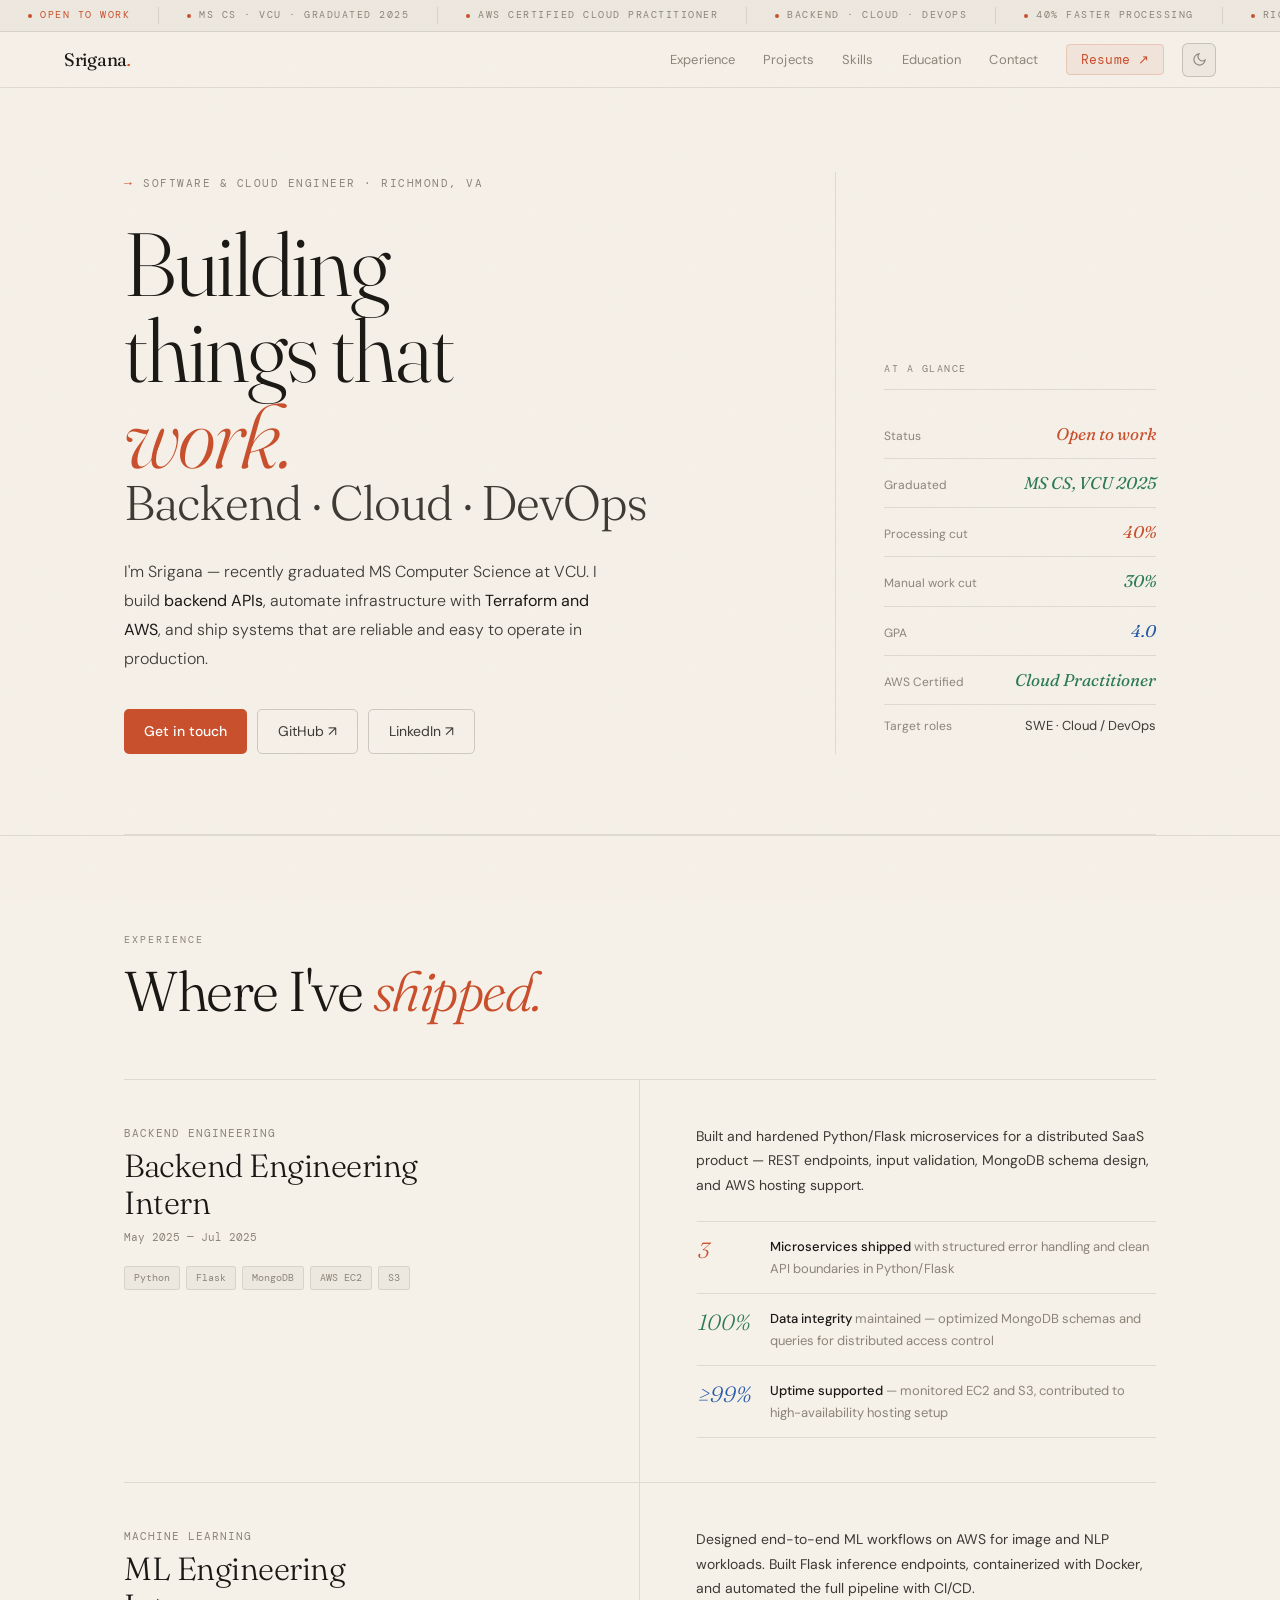
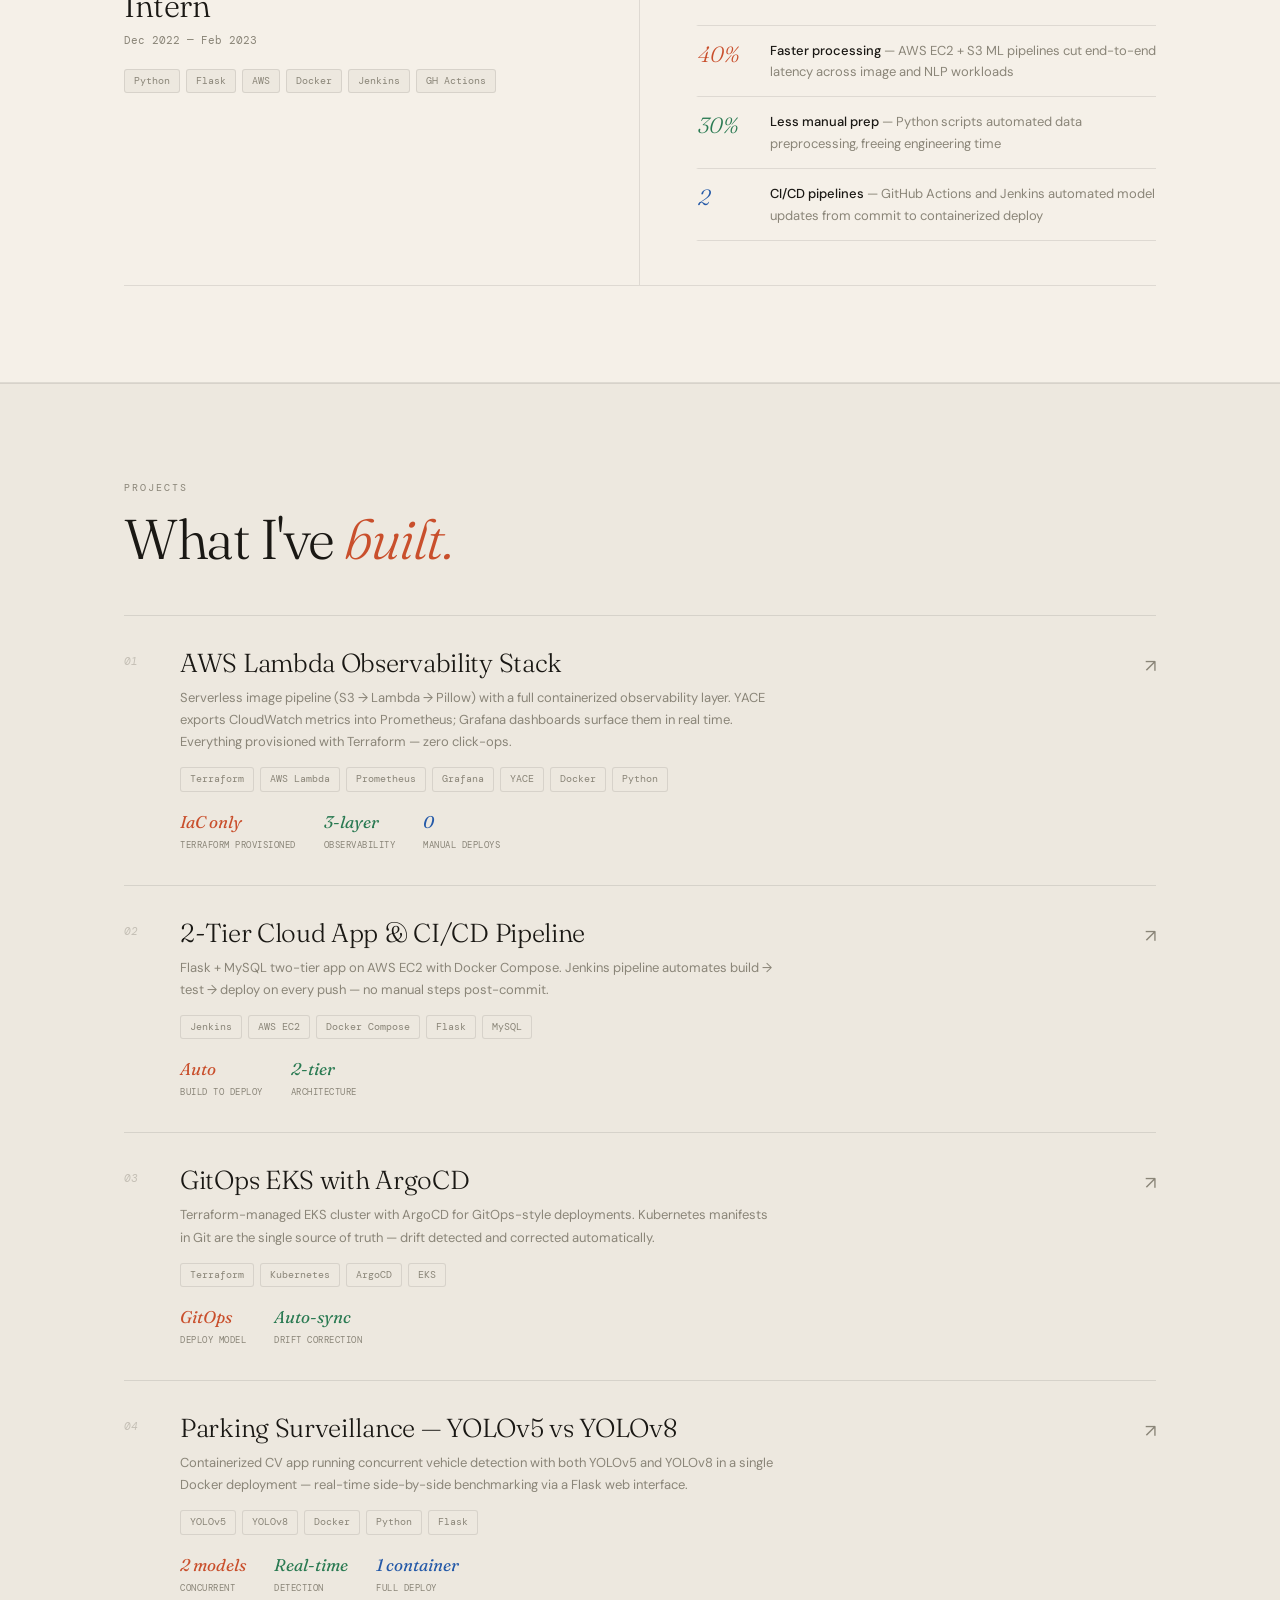
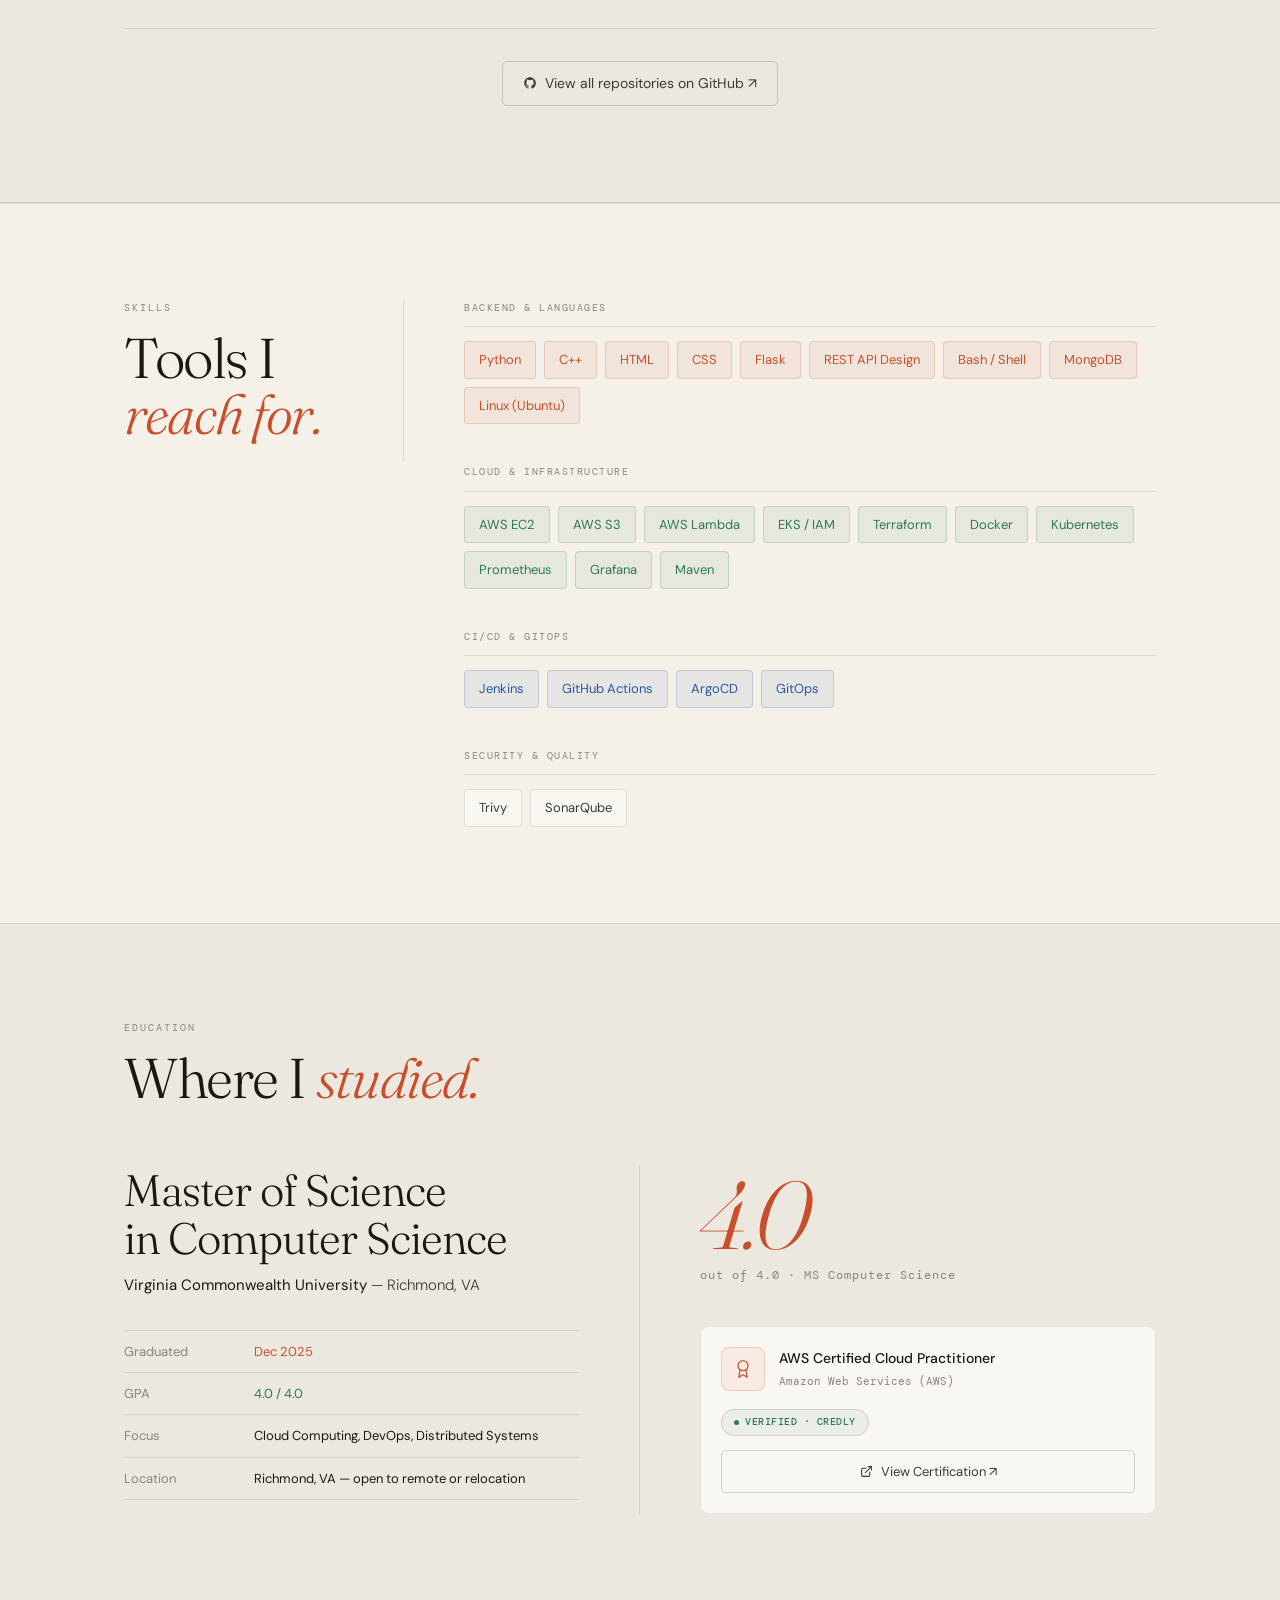
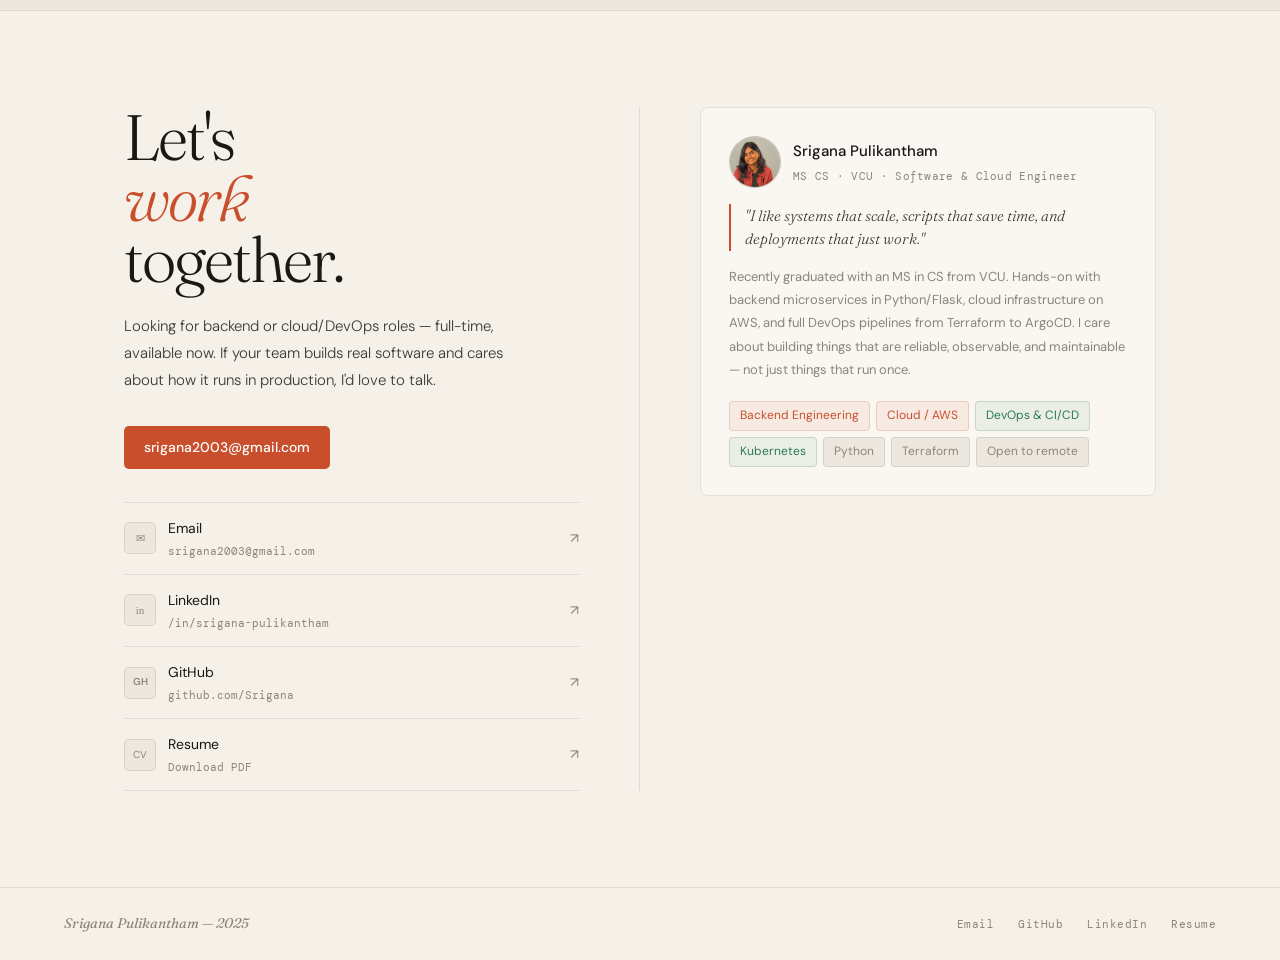
<file: index.html>
<!DOCTYPE html>
<html lang="en" data-theme="light">
<head>
<meta charset="UTF-8">
<meta name="viewport" content="width=device-width, initial-scale=1.0">
<title>Srigana Pulikantham — Software & Cloud Engineer</title>
<link rel="preconnect" href="https://fonts.googleapis.com">
<link href="https://fonts.googleapis.com/css2?family=Fraunces:ital,opsz,wght@0,9..144,300;0,9..144,400;0,9..144,600;1,9..144,300;1,9..144,400&family=DM+Mono:ital,wght@0,300;0,400;0,500;1,300&family=DM+Sans:wght@300;400;500&display=swap" rel="stylesheet">
<style>
*,*::before,*::after{box-sizing:border-box;margin:0;padding:0}
html{scroll-behavior:smooth}

/* ── TOKENS ── */
[data-theme="light"]{
  --bg:       #f5f0e8;
  --bg2:      #ede8df;
  --surface:  #faf7f2;
  --ink:      #1a1814;
  --ink2:     #3d3a34;
  --muted:    #8a8578;
  --faint:    #c4bfb5;
  --accent:   #c94f2c;
  --accent2:  #e8673d;
  --accentbg: rgba(201,79,44,0.07);
  --accentbd: rgba(201,79,44,0.2);
  --green:    #2a7a52;
  --greenbg:  rgba(42,122,82,0.07);
  --greenbd:  rgba(42,122,82,0.2);
  --blue:     #2459a8;
  --bluebg:   rgba(36,89,168,0.07);
  --bluebd:   rgba(36,89,168,0.2);
  --border:   rgba(26,24,20,0.1);
  --border2:  rgba(26,24,20,0.18);
  --shadow:   0 2px 20px rgba(26,24,20,0.08);
  --nav-bg:   rgba(245,240,232,0.9);
}
[data-theme="dark"]{
  --bg:       #141210;
  --bg2:      #1c1a17;
  --surface:  #1f1d1a;
  --ink:      #f0ebe2;
  --ink2:     #c8c2b8;
  --muted:    #7a7570;
  --faint:    #3a3730;
  --accent:   #e8673d;
  --accent2:  #f07a52;
  --accentbg: rgba(232,103,61,0.1);
  --accentbd: rgba(232,103,61,0.25);
  --green:    #3da06e;
  --greenbg:  rgba(61,160,110,0.1);
  --greenbd:  rgba(61,160,110,0.25);
  --blue:     #5b8fd4;
  --bluebg:   rgba(91,143,212,0.1);
  --bluebd:   rgba(91,143,212,0.25);
  --border:   rgba(240,235,226,0.09);
  --border2:  rgba(240,235,226,0.16);
  --shadow:   0 2px 20px rgba(0,0,0,0.4);
  --nav-bg:   rgba(20,18,16,0.9);
}

body{
  background:var(--bg);
  color:var(--ink);
  font-family:'DM Sans',sans-serif;
  font-size:16px;line-height:1.65;
  overflow-x:hidden;
  transition:background 0.35s,color 0.35s;
}

/* grain */
body::after{
  content:'';position:fixed;inset:0;z-index:9999;
  pointer-events:none;opacity:0.025;
  background-image:url("data:image/svg+xml,%3Csvg viewBox='0 0 512 512' xmlns='http://www.w3.org/2000/svg'%3E%3Cfilter id='n'%3E%3CfeTurbulence type='fractalNoise' baseFrequency='0.75' numOctaves='4' stitchTiles='stitch'/%3E%3C/filter%3E%3Crect width='100%25' height='100%25' filter='url(%23n)'/%3E%3C/svg%3E");
  background-size:200px;
}

/* ── NAV ── */
nav{
  position:fixed;top:32px;left:0;right:0;z-index:100;
  height:56px;display:flex;align-items:center;justify-content:space-between;
  padding:0 clamp(20px,5vw,80px);
  background:var(--nav-bg);
  backdrop-filter:blur(16px);
  border-bottom:1px solid var(--border);
  transition:background 0.35s,border-color 0.35s;
}
.nav-logo{
  font-family:'Fraunces',Georgia,serif;
  font-size:18px;font-weight:400;
  color:var(--ink);text-decoration:none;
  letter-spacing:-0.3px;
  transition:color 0.2s;
}
.nav-logo em{font-style:italic;color:var(--accent);}
.nav-logo:hover{color:var(--accent);}

.nav-r{display:flex;align-items:center;gap:6px;}
.nav-links{display:flex;align-items:center;gap:28px;list-style:none;margin-right:12px;}
.nav-links a{
  font-size:13px;font-weight:400;color:var(--muted);
  text-decoration:none;letter-spacing:0.1px;transition:color 0.2s;
}
.nav-links a:hover{color:var(--ink);}
.nav-cv{
  font-family:'DM Mono',monospace;font-size:11px;font-weight:500;
  color:var(--accent) !important;letter-spacing:0.5px;
  border:1px solid var(--accentbd);padding:6px 14px;border-radius:4px;
  background:var(--accentbg);transition:background 0.2s !important;
}
.nav-cv:hover{background:rgba(201,79,44,0.13) !important;}
[data-theme="dark"] .nav-cv:hover{background:rgba(232,103,61,0.15) !important;}

.theme-btn{
  width:34px;height:34px;border-radius:6px;cursor:pointer;
  background:var(--bg2);border:1px solid var(--border2);
  display:flex;align-items:center;justify-content:center;
  transition:background 0.2s;
}
.theme-btn:hover{background:var(--faint);}
.theme-btn svg{width:15px;height:15px;stroke:var(--muted);}
.icon-moon,.icon-sun{transition:opacity 0.2s;}
.icon-moon{display:block;}
.icon-sun{display:none;}
[data-theme="dark"] .icon-moon{display:none;}
[data-theme="dark"] .icon-sun{display:block;}

.ham{
  display:none;width:34px;height:34px;border-radius:6px;cursor:pointer;
  background:var(--bg2);border:1px solid var(--border2);
  align-items:center;justify-content:center;flex-direction:column;gap:4px;
}
.ham span{display:block;width:14px;height:1.5px;background:var(--muted);border-radius:2px;}
.mob-menu{
  display:none;position:fixed;top:88px;left:0;right:0;z-index:99;
  background:var(--nav-bg);backdrop-filter:blur(16px);
  border-bottom:1px solid var(--border);
  padding:8px clamp(20px,5vw,80px) 16px;
  flex-direction:column;
}
.mob-menu.open{display:flex;}
.mob-menu a{font-size:15px;color:var(--muted);text-decoration:none;padding:10px 0;border-bottom:1px solid var(--border);transition:color 0.2s;}
.mob-menu a:last-child{border-bottom:none;}
.mob-menu a:hover{color:var(--ink);}

/* ── PAGE ── */
.wrap{max-width:1160px;margin:0 auto;padding:0 clamp(20px,5vw,80px);}
section{position:relative;}
.rule{border:none;border-top:1px solid var(--border);margin:0;}

/* ── BUTTONS ── */
.btn{
  display:inline-flex;align-items:center;gap:8px;
  font-family:'DM Sans',sans-serif;font-size:14px;font-weight:400;
  padding:10px 20px;border-radius:5px;text-decoration:none;
  cursor:pointer;border:none;transition:all 0.18s;
}
.btn-solid{background:var(--accent);color:#fff;font-weight:500;}
.btn-solid:hover{background:var(--accent2);transform:translateY(-1px);}
.btn-line{background:transparent;color:var(--ink2);border:1px solid var(--border2);}
.btn-line:hover{border-color:var(--accent);color:var(--accent);background:var(--accentbg);}

/* ── HERO ── */
#hero{
  padding:140px 0 80px;
  display:grid;grid-template-columns:1fr 320px;
  gap:0;align-items:end;
  border-bottom:1px solid var(--border);
}
.hero-l{padding-right:80px;border-right:1px solid var(--border);}
.hero-tag{
  font-family:'DM Mono',monospace;font-size:11px;font-weight:400;
  letter-spacing:1.5px;text-transform:uppercase;color:var(--muted);
  margin-bottom:28px;display:flex;align-items:center;gap:10px;
}
.hero-tag::before{content:'→';color:var(--accent);font-size:13px;}
h1{
  font-family:'Fraunces',Georgia,serif;
  font-size:clamp(52px,7vw,92px);
  font-weight:300;line-height:0.96;
  letter-spacing:-2px;margin-bottom:32px;
}
h1 em{font-style:italic;color:var(--accent);font-weight:300;}
h1 .small-line{font-size:clamp(28px,3.8vw,50px);display:block;letter-spacing:-1px;color:var(--ink2);}

.hero-desc{
  font-size:16px;font-weight:300;color:var(--ink2);
  line-height:1.8;max-width:480px;margin-bottom:36px;
}
.hero-desc strong{color:var(--ink);font-weight:400;}
.hero-btns{display:flex;gap:10px;flex-wrap:wrap;}

/* hero right */
.hero-r{padding-left:48px;padding-bottom:8px;}
.hero-r-label{
  font-family:'DM Mono',monospace;font-size:10px;
  letter-spacing:1.5px;text-transform:uppercase;
  color:var(--muted);margin-bottom:20px;padding-bottom:12px;
  border-bottom:1px solid var(--border);
}
.kv-row{
  display:flex;align-items:baseline;
  justify-content:space-between;gap:12px;
  padding:10px 0;border-bottom:1px solid var(--border);
}
.kv-row:last-child{border-bottom:none;}
.kv-key{font-size:12px;color:var(--muted);white-space:nowrap;}
.kv-val{
  font-family:'Fraunces',Georgia,serif;
  font-size:17px;font-style:italic;
  text-align:right;
}
.kv-val.a{color:var(--accent);}
.kv-val.g{color:var(--green);}
.kv-val.b{color:var(--blue);}
.kv-val.sm{font-size:13px;font-style:normal;font-family:'DM Sans',sans-serif;color:var(--ink2);}

/* ── EXPERIENCE ── */
#experience{padding:96px 0;}
.sec-label{
  font-family:'DM Mono',monospace;font-size:10px;
  letter-spacing:2px;text-transform:uppercase;color:var(--muted);
  margin-bottom:14px;
}
.sec-h{
  font-family:'Fraunces',Georgia,serif;
  font-size:clamp(36px,4.5vw,56px);
  font-weight:300;letter-spacing:-1.5px;line-height:1;
  margin-bottom:60px;
}
.sec-h em{font-style:italic;color:var(--accent);}

.exp-row{
  display:grid;grid-template-columns:1fr 1fr;
  gap:0;border-top:1px solid var(--border);
}
.exp-row:last-of-type{border-bottom:1px solid var(--border);}
.exp-l{
  padding:44px 56px 44px 0;
  border-right:1px solid var(--border);
}
.exp-r{padding:44px 0 44px 56px;}

.exp-co{
  font-family:'DM Mono',monospace;font-size:11px;
  letter-spacing:1px;text-transform:uppercase;
  color:var(--muted);margin-bottom:6px;
}
.exp-title{
  font-family:'Fraunces',Georgia,serif;
  font-size:clamp(22px,2.8vw,32px);
  font-weight:300;letter-spacing:-0.5px;line-height:1.15;
  margin-bottom:6px;
}
.exp-period{
  font-family:'DM Mono',monospace;font-size:11px;
  color:var(--muted);margin-bottom:20px;
}
.exp-stack{display:flex;flex-wrap:wrap;gap:6px;}
.tag-mono{
  font-family:'DM Mono',monospace;font-size:10px;
  padding:3px 9px;border-radius:3px;
  background:var(--bg2);border:1px solid var(--border);color:var(--muted);
  transition:background 0.3s;
}

.exp-summary{font-size:14px;color:var(--ink2);line-height:1.75;margin-bottom:24px;}
.exp-wins{display:flex;flex-direction:column;gap:0;}
.win-row{
  display:grid;grid-template-columns:72px 1fr;
  gap:0;padding:14px 0;border-top:1px solid var(--border);
  align-items:start;
}
.win-row:last-child{border-bottom:1px solid var(--border);}
.win-fig{
  font-family:'Fraunces',Georgia,serif;
  font-size:22px;font-style:italic;font-weight:300;
  line-height:1.2;padding-top:1px;
}
.win-fig.a{color:var(--accent);}
.win-fig.g{color:var(--green);}
.win-fig.b{color:var(--blue);}
.win-txt{font-size:13px;color:var(--muted);line-height:1.65;}
.win-txt strong{color:var(--ink);font-weight:500;}

.gap-note{
  display:flex;align-items:center;gap:14px;
  padding:14px 0;border-top:1px solid var(--border);
}
.gap-line{flex:1;height:1px;background:var(--faint);}
.gap-text{
  font-family:'DM Mono',monospace;font-size:11px;
  color:var(--muted);font-style:italic;white-space:nowrap;
}

/* ── PROJECTS ── */
#projects{
  padding:96px 0;
  background:var(--bg2);
  border-top:1px solid var(--border);
  border-bottom:1px solid var(--border);
  transition:background 0.35s;
}
.proj-header{
  display:flex;align-items:flex-end;justify-content:space-between;
  margin-bottom:48px;flex-wrap:wrap;gap:16px;
}
.proj-list{display:flex;flex-direction:column;gap:0;}

.proj-item{
  display:grid;grid-template-columns:56px 1fr auto;
  gap:0;align-items:start;
  padding:32px 0;
  border-top:1px solid var(--border);
  text-decoration:none;color:inherit;
  transition:background 0.15s;
  position:relative;
}
.proj-item:last-of-type{border-bottom:1px solid var(--border);}
.proj-item:hover .proj-title-txt{color:var(--accent);}
.proj-item:hover .proj-arrow{transform:translate(4px,-4px);color:var(--accent);}

.proj-idx{
  font-family:'DM Mono',monospace;font-size:11px;
  color:var(--faint);padding-top:4px;font-style:italic;
}
.proj-mid{padding:0 40px 0 0;}
.proj-title-txt{
  font-family:'Fraunces',Georgia,serif;
  font-size:clamp(18px,2.2vw,26px);
  font-weight:300;letter-spacing:-0.3px;
  margin-bottom:8px;line-height:1.2;
  transition:color 0.2s;
}
.proj-desc-txt{font-size:13px;color:var(--muted);line-height:1.7;margin-bottom:14px;max-width:600px;}
.proj-tags{display:flex;flex-wrap:wrap;gap:6px;margin-bottom:16px;}
.proj-nums-row{display:flex;gap:28px;}
.pstat-val{
  font-family:'Fraunces',Georgia,serif;
  font-size:17px;font-style:italic;display:block;
}
.pstat-val.a{color:var(--accent);}
.pstat-val.g{color:var(--green);}
.pstat-val.b{color:var(--blue);}
.pstat-key{font-family:'DM Mono',monospace;font-size:9px;color:var(--muted);letter-spacing:0.5px;text-transform:uppercase;margin-top:2px;display:block;}
.proj-arrow{font-size:18px;color:var(--muted);padding-top:4px;transition:transform 0.2s,color 0.2s;flex-shrink:0;}

.view-all-row{margin-top:32px;text-align:center;}

/* ── SKILLS ── */
#skills{padding:96px 0;}
.skills-layout{
  display:grid;grid-template-columns:280px 1fr;
  gap:0;align-items:start;
}
.skills-l{
  padding-right:60px;
  border-right:1px solid var(--border);
  position:sticky;top:80px;
}
.skills-intro{
  font-family:'Fraunces',Georgia,serif;
  font-size:22px;font-weight:300;font-style:italic;
  line-height:1.4;color:var(--ink2);margin-bottom:20px;
}
.skills-note{font-size:13px;color:var(--muted);line-height:1.7;}
.skills-r{padding-left:60px;}
.sg2{margin-bottom:40px;}
.sg2:last-child{margin-bottom:0;}
.sg2-lbl{
  font-family:'DM Mono',monospace;font-size:10px;
  letter-spacing:1.5px;text-transform:uppercase;color:var(--muted);
  margin-bottom:14px;padding-bottom:10px;
  border-bottom:1px solid var(--border);
}
.sk-tags{display:flex;flex-wrap:wrap;gap:8px;}
.sk-pill{
  font-size:13px;font-weight:400;
  padding:7px 14px;border-radius:4px;
  background:var(--surface);border:1px solid var(--border);
  color:var(--ink2);
  transition:border-color 0.2s,color 0.2s,background 0.35s;
  cursor:default;
}
.sk-pill:hover{border-color:var(--border2);color:var(--ink);}
.sk-pill.a{background:var(--accentbg);border-color:var(--accentbd);color:var(--accent);}
.sk-pill.g{background:var(--greenbg);border-color:var(--greenbd);color:var(--green);}
.sk-pill.b{background:var(--bluebg);border-color:var(--bluebd);color:var(--blue);}

/* ── EDUCATION ── */
#education{
  padding:96px 0;
  background:var(--bg2);
  border-top:1px solid var(--border);
  transition:background 0.35s;
}
.edu-layout{display:grid;grid-template-columns:1fr 1fr;gap:0;}
.edu-l{padding-right:60px;border-right:1px solid var(--border);}
.edu-r{padding-left:60px;}
.edu-degree-name{
  font-family:'Fraunces',Georgia,serif;
  font-size:clamp(28px,3.5vw,44px);
  font-weight:300;letter-spacing:-1px;line-height:1.1;margin-bottom:10px;
}
.edu-uni{font-size:15px;color:var(--ink2);font-weight:300;margin-bottom:32px;}
.edu-uni strong{color:var(--ink);font-weight:400;}
.edu-table{display:flex;flex-direction:column;}
.edu-tr{display:grid;grid-template-columns:130px 1fr;padding:10px 0;border-top:1px solid var(--border);font-size:13px;}
.edu-tr:last-child{border-bottom:1px solid var(--border);}
.edu-td-k{color:var(--muted);}
.edu-td-v{color:var(--ink);}
.edu-td-v .hi{color:var(--green);}
.edu-td-v .ac{color:var(--accent);}

/* gpa big */
.gpa-block{margin-bottom:40px;}
.gpa-num{
  font-family:'Fraunces',Georgia,serif;
  font-size:96px;font-weight:300;font-style:italic;
  line-height:1;color:var(--accent);margin-bottom:4px;letter-spacing:-4px;
}
.gpa-denom{font-family:'DM Mono',monospace;font-size:12px;color:var(--muted);letter-spacing:1px;}

/* cert */
.cert-block{
  background:var(--surface);border:1px solid var(--border);
  border-radius:8px;padding:20px;
  transition:background 0.35s,border-color 0.35s;
}
.cert-top{display:flex;align-items:center;gap:14px;margin-bottom:16px;}
.cert-badge-ico{
  width:44px;height:44px;border-radius:8px;flex-shrink:0;
  background:var(--accentbg);border:1px solid var(--accentbd);
  display:flex;align-items:center;justify-content:center;
  color:var(--accent);
}
.cert-name2{font-size:14px;font-weight:500;color:var(--ink);margin-bottom:2px;}
.cert-by{font-family:'DM Mono',monospace;font-size:11px;color:var(--muted);}
.cert-pill{
  display:inline-flex;align-items:center;gap:6px;
  font-family:'DM Mono',monospace;font-size:10px;font-weight:500;
  padding:4px 12px;border-radius:20px;margin-bottom:14px;
  background:var(--greenbg);border:1px solid var(--greenbd);color:var(--green);
  letter-spacing:0.5px;text-transform:uppercase;
}
.cert-pill-dot{width:5px;height:5px;border-radius:50%;background:var(--green);}

/* ── CONTACT ── */
#contact{padding:96px 0;}
.contact-layout{display:grid;grid-template-columns:1fr 1fr;gap:0;}
.contact-l{padding-right:60px;border-right:1px solid var(--border);}
.contact-r{padding-left:60px;}
.contact-headline{
  font-family:'Fraunces',Georgia,serif;
  font-size:clamp(36px,5vw,66px);
  font-weight:300;letter-spacing:-2px;line-height:0.95;
  margin-bottom:24px;
}
.contact-headline em{font-style:italic;color:var(--accent);}
.contact-sub{font-size:15px;color:var(--ink2);font-weight:300;line-height:1.8;margin-bottom:32px;max-width:380px;}
.cl-list{display:flex;flex-direction:column;}
.cl2{
  display:flex;align-items:center;justify-content:space-between;
  padding:14px 0;border-bottom:1px solid var(--border);
  text-decoration:none;color:inherit;
  transition:padding-left 0.18s;
}
.cl2:first-child{border-top:1px solid var(--border);}
.cl2:hover{padding-left:8px;}
.cl2-l{display:flex;align-items:center;gap:12px;}
.cl2-ico{
  width:32px;height:32px;border-radius:5px;
  background:var(--bg2);border:1px solid var(--border);
  display:flex;align-items:center;justify-content:center;
  font-size:11px;color:var(--muted);flex-shrink:0;
  transition:background 0.35s;
}
.cl2-name{font-size:14px;color:var(--ink);}
.cl2-val{font-family:'DM Mono',monospace;font-size:11px;color:var(--muted);margin-top:2px;}
.cl2-arr{font-size:14px;color:var(--muted);transition:color 0.18s,transform 0.18s;}
.cl2:hover .cl2-arr{color:var(--accent);transform:translate(3px,-3px);}

/* about card */
.about-card{
  background:var(--surface);border:1px solid var(--border);
  border-radius:8px;padding:28px;
  transition:background 0.35s,border-color 0.35s;
}
.about-person2{display:flex;align-items:center;gap:12px;margin-bottom:16px;}
.about-av{
  width:52px;height:52px;border-radius:50%;
  background:var(--bg2);border:1px solid var(--border2);
  display:flex;align-items:center;justify-content:center;
  overflow:hidden;color:var(--muted);flex-shrink:0;
  transition:background 0.35s;
}
.about-av img{width:100%;height:100%;object-fit:cover;}
.about-pname{font-size:15px;font-weight:500;color:var(--ink);}
.about-prole{font-family:'DM Mono',monospace;font-size:11px;color:var(--muted);margin-top:3px;letter-spacing:0.3px;}
.about-q{
  font-family:'Fraunces',Georgia,serif;font-size:15px;font-style:italic;
  font-weight:300;color:var(--ink2);margin-bottom:14px;line-height:1.55;
  border-left:2px solid var(--accent);padding-left:14px;
}
.about-body2{font-size:13px;color:var(--muted);line-height:1.8;margin-bottom:20px;}
.about-tgs{display:flex;flex-wrap:wrap;gap:6px;}
.about-tg{
  font-size:12px;padding:4px 10px;border-radius:4px;
  background:var(--bg2);border:1px solid var(--border);color:var(--muted);
  transition:background 0.35s;
}
.about-tg.a{background:var(--accentbg);border-color:var(--accentbd);color:var(--accent);}
.about-tg.g{background:var(--greenbg);border-color:var(--greenbd);color:var(--green);}

/* ── FOOTER ── */
footer{
  border-top:1px solid var(--border);
  padding:24px clamp(20px,5vw,80px);
  display:flex;align-items:center;justify-content:space-between;
}
.foot-l{font-family:'Fraunces',Georgia,serif;font-size:14px;font-style:italic;color:var(--muted);}
.foot-links{display:flex;gap:24px;}
.foot-links a{font-family:'DM Mono',monospace;font-size:11px;letter-spacing:0.5px;color:var(--muted);text-decoration:none;transition:color 0.2s;}
.foot-links a:hover{color:var(--ink);}

/* ── REVEAL ── */
@keyframes fadeUp{from{opacity:0;transform:translateY(20px)}to{opacity:1;transform:none}}
.rv{animation:fadeUp 0.65s ease both;}
.rv.d1{animation-delay:0.08s}
.rv.d2{animation-delay:0.16s}
.rv.d3{animation-delay:0.24s}

/* ── CUSTOM CURSOR ── */
*{cursor:none !important;}
#cur{
  position:fixed;top:-100px;left:-100px;
  pointer-events:none;z-index:99999;
  width:26px;height:26px;
  opacity:0;
  transition:opacity 0.3s;
}
#cur svg{width:26px;height:26px;display:block;}
#cur-dot{
  position:fixed;top:-100px;left:-100px;
  width:7px;height:7px;border-radius:50%;
  background:var(--accent);
  pointer-events:none;z-index:99998;
  opacity:0;
  transition:opacity 0.3s;
}

/* ── SCROLL PROGRESS ── */
#progress{
  position:fixed;top:0;left:0;height:2px;z-index:300;
  background:var(--accent);width:0%;
  transition:width 0.1s linear;
}

/* ── TICKER ── */
.ticker-wrap{
  overflow:hidden;
  border-bottom:1px solid var(--border);
  background:var(--bg2);
  height:32px;display:flex;align-items:center;
  transition:background 0.35s;
}
.ticker-track{
  display:flex;align-items:center;gap:0;
  white-space:nowrap;
  animation:tick 28s linear infinite;
  width:max-content;
}
.ticker-wrap:hover .ticker-track{animation-play-state:paused;}
@keyframes tick{from{transform:translateX(0)}to{transform:translateX(-50%)}}
.tick-item{
  display:inline-flex;align-items:center;gap:8px;
  font-family:'DM Mono',monospace;font-size:10px;font-weight:400;
  color:var(--muted);letter-spacing:1.5px;text-transform:uppercase;
  padding:0 28px;border-right:1px solid var(--border);
}
.tick-dot{width:4px;height:4px;border-radius:50%;background:var(--accent);flex-shrink:0;}
.tick-item.hi{color:var(--accent);}

/* ── WIN-ROW hover slide ── */
.win-row{
  transition:padding-left 0.2s,border-color 0.2s;
  border-left:2px solid transparent;
  padding-left:0;
}
.win-row:hover{padding-left:10px;border-left-color:var(--accent);}

/* ── PROJ-ITEM stagger ── */
.proj-item{
  transition:padding-left 0.2s,background 0.15s;
}
.proj-item:hover .proj-title-txt{color:var(--accent);}

/* ── SKILL PILL lift ── */
.sk-pill{transition:transform 0.15s,border-color 0.2s,color 0.2s,background 0.35s;}
.sk-pill:hover{transform:translateY(-3px);}

/* ── COUNTER cells ── */
.kv-val[data-count]{
  transition:color 0.2s;
  display:inline-block;
}

/* ── SECTION HEADING draw-in ── */
/* sec-h uses fadeUp animation from .rv */

/* ── MAGNETIC BTN ── */
.btn-solid{will-change:transform;}

/* ── RESPONSIVE ── */
@media(max-width:900px){
  #hero{grid-template-columns:1fr;padding:96px 0 60px;}
  .hero-l{padding-right:0;border-right:none;border-bottom:1px solid var(--border);padding-bottom:40px;margin-bottom:32px;}
  .hero-r{padding-left:0;}
  .exp-row{grid-template-columns:1fr;}
  .exp-l{padding-right:0;border-right:none;padding-bottom:0;}
  .exp-r{padding-left:0;padding-top:24px;}
  .proj-item{grid-template-columns:40px 1fr auto;}
  .skills-layout{grid-template-columns:1fr;}
  .skills-l{padding-right:0;border-right:none;border-bottom:1px solid var(--border);padding-bottom:32px;margin-bottom:40px;position:static;}
  .skills-r{padding-left:0;}
  .edu-layout{grid-template-columns:1fr;}
  .edu-l{padding-right:0;border-right:none;border-bottom:1px solid var(--border);padding-bottom:40px;margin-bottom:40px;}
  .edu-r{padding-left:0;}
  .contact-layout{grid-template-columns:1fr;}
  .contact-l{padding-right:0;border-right:none;border-bottom:1px solid var(--border);padding-bottom:40px;margin-bottom:40px;}
  .contact-r{padding-left:0;}
  .nav-links{display:none;}
  .ham{display:flex;}
  footer{flex-direction:column;gap:12px;text-align:center;}
}
</style>
</head>
<body>

<!-- CURSOR: tailless arrow -->
<div id="cur">
  <svg viewBox="0 0 20 26" fill="none" xmlns="http://www.w3.org/2000/svg">
    <!--
      Arrow tip sits at (0,0).
      Shape: tip → bottom-right → notch → bottom-left → back to tip.
      No tail — just the clean arrowhead.
    -->
    <path
      d="M1 1 L17 10 L10.5 11.5 L7.5 19 Z"
      fill="var(--accent)"
      stroke="var(--surface)"
      stroke-width="1.5"
      stroke-linejoin="round"
      stroke-linecap="round"
    />
  </svg>
</div>
<div id="cur-dot"></div>
<!-- SCROLL PROGRESS -->
<div id="progress"></div>

<!-- TICKER -->
<div class="ticker-wrap">
  <div class="ticker-track">
    <span class="tick-item hi"><span class="tick-dot"></span>Open to Work</span>
    <span class="tick-item"><span class="tick-dot"></span>MS CS · VCU · Graduated 2025</span>
    <span class="tick-item"><span class="tick-dot"></span>AWS Certified Cloud Practitioner</span>
    <span class="tick-item"><span class="tick-dot"></span>Backend · Cloud · DevOps</span>
    <span class="tick-item"><span class="tick-dot"></span>40% faster processing</span>
    <span class="tick-item"><span class="tick-dot"></span>Richmond VA · Open to Remote</span>
    <span class="tick-item"><span class="tick-dot"></span>4.0 GPA</span>
    <!-- duplicate for seamless loop -->
    <span class="tick-item hi"><span class="tick-dot"></span>Open to Work</span>
    <span class="tick-item"><span class="tick-dot"></span>MS CS · VCU · Graduated 2025</span>
    <span class="tick-item"><span class="tick-dot"></span>AWS Certified Cloud Practitioner</span>
    <span class="tick-item"><span class="tick-dot"></span>Backend · Cloud · DevOps</span>
    <span class="tick-item"><span class="tick-dot"></span>40% faster processing</span>
    <span class="tick-item"><span class="tick-dot"></span>Richmond VA · Open to Remote</span>
    <span class="tick-item"><span class="tick-dot"></span>4.0 GPA</span>
  </div>
</div>

<!-- NAV -->
<nav>
  <a class="nav-logo" href="#" onclick="window.scrollTo({top:0,behavior:'smooth'});return false;">
    Srigana<em>.</em>
  </a>
  <div class="nav-r">
    <ul class="nav-links">
      <li><a href="#experience">Experience</a></li>
      <li><a href="#projects">Projects</a></li>
      <li><a href="#skills">Skills</a></li>
      <li><a href="#education">Education</a></li>
      <li><a href="#contact">Contact</a></li>
      <li><a href="https://drive.google.com/file/d/1Ul-3u_U6m_qa4rxIBS6XyAZe58zFj8UB/view?usp=sharing" target="_blank" class="nav-cv">Resume ↗</a></li>
    </ul>
    <button class="theme-btn" id="themeBtn" aria-label="Toggle theme">
      <svg class="icon-moon" viewBox="0 0 24 24" fill="none" stroke="currentColor" stroke-width="1.8" stroke-linecap="round"><path d="M21 12.79A9 9 0 1111.21 3a7 7 0 009.79 9.79z"/></svg>
      <svg class="icon-sun" viewBox="0 0 24 24" fill="none" stroke="currentColor" stroke-width="1.8" stroke-linecap="round"><circle cx="12" cy="12" r="5"/><line x1="12" y1="1" x2="12" y2="3"/><line x1="12" y1="21" x2="12" y2="23"/><line x1="4.22" y1="4.22" x2="5.64" y2="5.64"/><line x1="18.36" y1="18.36" x2="19.78" y2="19.78"/><line x1="1" y1="12" x2="3" y2="12"/><line x1="21" y1="12" x2="23" y2="12"/><line x1="4.22" y1="19.78" x2="5.64" y2="18.36"/><line x1="18.36" y1="5.64" x2="19.78" y2="4.22"/></svg>
    </button>
    <div class="ham" id="hamBtn"><span></span><span></span><span></span></div>
  </div>
</nav>

<div class="mob-menu" id="mobMenu">
  <a href="#experience" onclick="closeMob()">Experience</a>
  <a href="#projects" onclick="closeMob()">Projects</a>
  <a href="#skills" onclick="closeMob()">Skills</a>
  <a href="#education" onclick="closeMob()">Education</a>
  <a href="#contact" onclick="closeMob()">Contact</a>
  <a href="https://drive.google.com/file/d/1Ul-3u_U6m_qa4rxIBS6XyAZe58zFj8UB/view?usp=sharing" target="_blank">Resume ↗</a>
</div>

<!-- ═══ HERO ═══ -->
<div class="wrap">
  <section id="hero">
    <div class="hero-l">
      <div class="hero-tag">Software &amp; Cloud Engineer · Richmond, VA</div>
      <h1>
        Building<br>
        things that<br>
        <em>work.</em>
        <span class="small-line">Backend · Cloud · DevOps</span>
      </h1>
      <p class="hero-desc">
        I'm Srigana — recently graduated MS Computer Science at VCU.
        I build <strong>backend APIs</strong>, automate infrastructure with <strong>Terraform and AWS</strong>,
        and ship systems that are reliable and easy to operate in production.
      </p>
      <div class="hero-btns">
        <a href="mailto:srigana2003@gmail.com" class="btn btn-solid">Get in touch</a>
        <a href="https://github.com/Srigana" target="_blank" class="btn btn-line">GitHub ↗</a>
        <a href="https://www.linkedin.com/in/srigana-pulikantham-790954221/" target="_blank" class="btn btn-line">LinkedIn ↗</a>
      </div>
    </div>
    <div class="hero-r">
      <div class="hero-r-label">At a glance</div>
      <div class="kv-row"><span class="kv-key">Status</span><span class="kv-val a">Open to work</span></div>
      <div class="kv-row"><span class="kv-key">Graduated</span><span class="kv-val g">MS CS, VCU 2025</span></div>
      <div class="kv-row"><span class="kv-key">Processing cut</span><span class="kv-val a" data-count="40" data-suffix="%">40%</span></div>
      <div class="kv-row"><span class="kv-key">Manual work cut</span><span class="kv-val g" data-count="30" data-suffix="%">30%</span></div>
      <div class="kv-row"><span class="kv-key">GPA</span><span class="kv-val b" data-count="4.0" data-suffix="" data-dec="1">4.0 / 4.0</span></div>
      <div class="kv-row"><span class="kv-key">AWS Certified</span><span class="kv-val g">Cloud Practitioner</span></div>
      <div class="kv-row"><span class="kv-key">Target roles</span><span class="kv-val sm">SWE · Cloud / DevOps</span></div>
    </div>
  </section>
</div>

<hr class="rule">

<!-- ═══ EXPERIENCE ═══ -->
<section id="experience">
  <div class="wrap">
    <div class="rv">
      <div class="sec-label">Experience</div>
      <h2 class="sec-h">Where I've <em>shipped.</em></h2>
    </div>

    <div class="exp-row rv">
      <div class="exp-l">
        <div class="exp-co">Backend Engineering</div>
        <h3 class="exp-title">Backend Engineering<br>Intern</h3>
        <div class="exp-period">May 2025 — Jul 2025</div>
        <div class="exp-stack">
          <span class="tag-mono">Python</span><span class="tag-mono">Flask</span>
          <span class="tag-mono">MongoDB</span><span class="tag-mono">AWS EC2</span><span class="tag-mono">S3</span>
        </div>
      </div>
      <div class="exp-r">
        <p class="exp-summary">Built and hardened Python/Flask microservices for a distributed SaaS product — REST endpoints, input validation, MongoDB schema design, and AWS hosting support.</p>
        <div class="exp-wins">
          <div class="win-row">
            <span class="win-fig a">3</span>
            <span class="win-txt"><strong>Microservices shipped</strong> with structured error handling and clean API boundaries in Python/Flask</span>
          </div>
          <div class="win-row">
            <span class="win-fig g">100%</span>
            <span class="win-txt"><strong>Data integrity</strong> maintained — optimized MongoDB schemas and queries for distributed access control</span>
          </div>
          <div class="win-row">
            <span class="win-fig b">≥99%</span>
            <span class="win-txt"><strong>Uptime supported</strong> — monitored EC2 and S3, contributed to high-availability hosting setup</span>
          </div>
        </div>
      </div>
    </div>


    <div class="exp-row rv d1">
      <div class="exp-l">
        <div class="exp-co">Machine Learning</div>
        <h3 class="exp-title">ML Engineering<br>Intern</h3>
        <div class="exp-period">Dec 2022 — Feb 2023</div>
        <div class="exp-stack">
          <span class="tag-mono">Python</span><span class="tag-mono">Flask</span>
          <span class="tag-mono">AWS</span><span class="tag-mono">Docker</span>
          <span class="tag-mono">Jenkins</span><span class="tag-mono">GH Actions</span>
        </div>
      </div>
      <div class="exp-r">
        <p class="exp-summary">Designed end-to-end ML workflows on AWS for image and NLP workloads. Built Flask inference endpoints, containerized with Docker, and automated the full pipeline with CI/CD.</p>
        <div class="exp-wins">
          <div class="win-row">
            <span class="win-fig a">40%</span>
            <span class="win-txt"><strong>Faster processing</strong> — AWS EC2 + S3 ML pipelines cut end-to-end latency across image and NLP workloads</span>
          </div>
          <div class="win-row">
            <span class="win-fig g">30%</span>
            <span class="win-txt"><strong>Less manual prep</strong> — Python scripts automated data preprocessing, freeing engineering time</span>
          </div>
          <div class="win-row">
            <span class="win-fig b">2</span>
            <span class="win-txt"><strong>CI/CD pipelines</strong> — GitHub Actions and Jenkins automated model updates from commit to containerized deploy</span>
          </div>
        </div>
      </div>
    </div>
  </div>
</section>

<hr class="rule">

<!-- ═══ PROJECTS ═══ -->
<section id="projects">
  <div class="wrap">
    <div class="proj-header rv">
      <div>
        <div class="sec-label">Projects</div>
        <h2 class="sec-h" style="margin-bottom:0;">What I've <em>built.</em></h2>
      </div>
    </div>

    <div class="proj-list rv">

      <a href="https://github.com/Srigana/aws-lambda-observability-stack.git" target="_blank" class="proj-item">
        <div class="proj-idx">01</div>
        <div class="proj-mid">
          <div class="proj-title-txt">AWS Lambda Observability Stack</div>
          <div class="proj-desc-txt">Serverless image pipeline (S3 → Lambda → Pillow) with a full containerized observability layer. YACE exports CloudWatch metrics into Prometheus; Grafana dashboards surface them in real time. Everything provisioned with Terraform — zero click-ops.</div>
          <div class="proj-tags">
            <span class="tag-mono">Terraform</span><span class="tag-mono">AWS Lambda</span>
            <span class="tag-mono">Prometheus</span><span class="tag-mono">Grafana</span>
            <span class="tag-mono">YACE</span><span class="tag-mono">Docker</span><span class="tag-mono">Python</span>
          </div>
          <div class="proj-nums-row">
            <div><span class="pstat-val a">IaC only</span><span class="pstat-key">Terraform provisioned</span></div>
            <div><span class="pstat-val g">3-layer</span><span class="pstat-key">Observability</span></div>
            <div><span class="pstat-val b">0</span><span class="pstat-key">Manual deploys</span></div>
          </div>
        </div>
        <div class="proj-arrow">↗</div>
      </a>

      <a href="https://github.com/Srigana/TwoTier-Architecture-Flask-Web-App-Deployment.git" target="_blank" class="proj-item">
        <div class="proj-idx">02</div>
        <div class="proj-mid">
          <div class="proj-title-txt">2-Tier Cloud App & CI/CD Pipeline</div>
          <div class="proj-desc-txt">Flask + MySQL two-tier app on AWS EC2 with Docker Compose. Jenkins pipeline automates build → test → deploy on every push — no manual steps post-commit.</div>
          <div class="proj-tags">
            <span class="tag-mono">Jenkins</span><span class="tag-mono">AWS EC2</span>
            <span class="tag-mono">Docker Compose</span><span class="tag-mono">Flask</span><span class="tag-mono">MySQL</span>
          </div>
          <div class="proj-nums-row">
            <div><span class="pstat-val a">Auto</span><span class="pstat-key">Build to deploy</span></div>
            <div><span class="pstat-val g">2-tier</span><span class="pstat-key">Architecture</span></div>
          </div>
        </div>
        <div class="proj-arrow">↗</div>
      </a>

      <a href="https://github.com/Srigana/gitops-eks-argocd" target="_blank" class="proj-item">
        <div class="proj-idx">03</div>
        <div class="proj-mid">
          <div class="proj-title-txt">GitOps EKS with ArgoCD</div>
          <div class="proj-desc-txt">Terraform-managed EKS cluster with ArgoCD for GitOps-style deployments. Kubernetes manifests in Git are the single source of truth — drift detected and corrected automatically.</div>
          <div class="proj-tags">
            <span class="tag-mono">Terraform</span><span class="tag-mono">Kubernetes</span>
            <span class="tag-mono">ArgoCD</span><span class="tag-mono">EKS</span>
          </div>
          <div class="proj-nums-row">
            <div><span class="pstat-val a">GitOps</span><span class="pstat-key">Deploy model</span></div>
            <div><span class="pstat-val g">Auto-sync</span><span class="pstat-key">Drift correction</span></div>
          </div>
        </div>
        <div class="proj-arrow">↗</div>
      </a>

      <a href="https://github.com/Srigana/vehicle-vision-docker.git" target="_blank" class="proj-item">
        <div class="proj-idx">04</div>
        <div class="proj-mid">
          <div class="proj-title-txt">Parking Surveillance — YOLOv5 vs YOLOv8</div>
          <div class="proj-desc-txt">Containerized CV app running concurrent vehicle detection with both YOLOv5 and YOLOv8 in a single Docker deployment — real-time side-by-side benchmarking via a Flask web interface.</div>
          <div class="proj-tags">
            <span class="tag-mono">YOLOv5</span><span class="tag-mono">YOLOv8</span>
            <span class="tag-mono">Docker</span><span class="tag-mono">Python</span><span class="tag-mono">Flask</span>
          </div>
          <div class="proj-nums-row">
            <div><span class="pstat-val a">2 models</span><span class="pstat-key">Concurrent</span></div>
            <div><span class="pstat-val g">Real-time</span><span class="pstat-key">Detection</span></div>
            <div><span class="pstat-val b">1 container</span><span class="pstat-key">Full deploy</span></div>
          </div>
        </div>
        <div class="proj-arrow">↗</div>
      </a>

    </div>

    <div class="view-all-row rv">
      <a href="https://github.com/Srigana?tab=repositories" target="_blank" class="btn btn-line" style="display:inline-flex;">
        <svg width="14" height="14" fill="currentColor" viewBox="0 0 24 24"><path d="M12 2C6.477 2 2 6.484 2 12.017c0 4.425 2.865 8.18 6.839 9.504.5.092.682-.217.682-.483 0-.237-.008-.868-.013-1.703-2.782.605-3.369-1.343-3.369-1.343-.454-1.158-1.11-1.466-1.11-1.466-.908-.62.069-.608.069-.608 1.003.07 1.531 1.032 1.531 1.032.892 1.53 2.341 1.088 2.91.832.092-.647.35-1.088.636-1.338-2.22-.253-4.555-1.113-4.555-4.951 0-1.093.39-1.988 1.029-2.688-.103-.253-.446-1.272.098-2.65 0 0 .84-.27 2.75 1.026A9.564 9.564 0 0112 6.844c.85.004 1.705.115 2.504.337 1.909-1.296 2.747-1.027 2.747-1.027.546 1.379.202 2.398.1 2.651.64.7 1.028 1.595 1.028 2.688 0 3.848-2.339 4.695-4.566 4.943.359.309.678.92.678 1.855 0 1.338-.012 2.419-.012 2.747 0 .268.18.58.688.482A10.019 10.019 0 0022 12.017C22 6.484 17.522 2 12 2z"/></svg>
        View all repositories on GitHub ↗
      </a>
    </div>
  </div>
</section>

<hr class="rule">

<!-- ═══ SKILLS ═══ -->
<section id="skills">
  <div class="wrap">
    <div class="skills-layout rv">
      <div class="skills-l">
        <div class="sec-label">Skills</div>
        <h2 class="sec-h" style="margin-bottom:20px;">Tools I <em>reach for.</em></h2>
        <!-- <p class="skills-intro">"The right tool for the right problem — I know what I've used in production."</p>
        <p class="skills-note">Grouped by how I actually use them — not ranked, not rated, just honest.</p> -->
      </div>
      <div class="skills-r">
        <div class="sg2">
          <div class="sg2-lbl">Backend & Languages</div>
          <div class="sk-tags">
            <span class="sk-pill a">Python</span>
            <span class="sk-pill a">C++</span>
            <span class="sk-pill a">HTML</span>
            <span class="sk-pill a">CSS</span>
            <span class="sk-pill a">Flask</span>
            <span class="sk-pill a">REST API Design</span>
            <span class="sk-pill a">Bash / Shell</span>
            <span class="sk-pill a">MongoDB</span>
            <span class="sk-pill a">Linux (Ubuntu)</span>
          </div>
        </div>
        <div class="sg2">
          <div class="sg2-lbl">Cloud & Infrastructure</div>
          <div class="sk-tags">
            <span class="sk-pill g">AWS EC2</span>
            <span class="sk-pill g">AWS S3</span>
            <span class="sk-pill g">AWS Lambda</span>
            <span class="sk-pill g">EKS / IAM</span>
            <span class="sk-pill g">Terraform</span>
            <span class="sk-pill g">Docker</span>
            <span class="sk-pill g">Kubernetes</span>
            <span class="sk-pill g">Prometheus</span>
            <span class="sk-pill g">Grafana</span>
            <span class="sk-pill g">Maven</span>
          </div>
        </div>
        <div class="sg2">
          <div class="sg2-lbl">CI/CD & GitOps</div>
          <div class="sk-tags">
            <span class="sk-pill b">Jenkins</span>
            <span class="sk-pill b">GitHub Actions</span>
            <span class="sk-pill b">ArgoCD</span>
            <span class="sk-pill b">GitOps</span>
          </div>
        </div>
        <div class="sg2">
          <div class="sg2-lbl">Security & Quality</div>
          <div class="sk-tags">
            <span class="sk-pill">Trivy</span>
            <span class="sk-pill">SonarQube</span>
          </div>
        </div>
      </div>
    </div>
  </div>
</section>

<!-- ═══ EDUCATION ═══ -->
<section id="education">
  <div class="wrap">
    <div class="rv">
      <div class="sec-label">Education</div>
      <h2 class="sec-h">Where I <em>studied.</em></h2>
    </div>
    <div class="edu-layout rv">
      <div class="edu-l">
        <div class="edu-degree-name">Master of Science<br>in Computer Science</div>
        <div class="edu-uni"><strong>Virginia Commonwealth University</strong> — Richmond, VA</div>
        <div class="edu-table">
          <div class="edu-tr"><span class="edu-td-k">Graduated</span><span class="edu-td-v"><span class="ac">Dec 2025</span></span></div>
          <div class="edu-tr"><span class="edu-td-k">GPA</span><span class="edu-td-v"><span class="hi">4.0 / 4.0</span></span></div>
          <div class="edu-tr"><span class="edu-td-k">Focus</span><span class="edu-td-v">Cloud Computing, DevOps, Distributed Systems</span></div>
          <div class="edu-tr"><span class="edu-td-k">Location</span><span class="edu-td-v">Richmond, VA — open to remote or relocation</span></div>
        </div>
      </div>
      <div class="edu-r">
        <div class="gpa-block">
          <div class="gpa-num">4.0</div>
          <div class="gpa-denom">out of 4.0 · MS Computer Science</div>
        </div>

        <div class="cert-block">
          <div class="cert-top">
            <div class="cert-badge-ico">
              <svg width="20" height="20" viewBox="0 0 24 24" fill="none" stroke="currentColor" stroke-width="1.5" stroke-linecap="round" stroke-linejoin="round"><circle cx="12" cy="8" r="6"/><path d="M15.477 12.89L17 22l-5-3-5 3 1.523-9.11"/></svg>
            </div>
            <div>
              <div class="cert-name2">AWS Certified Cloud Practitioner</div>
              <div class="cert-by">Amazon Web Services (AWS)</div>
            </div>
          </div>
          <div class="cert-pill"><span class="cert-pill-dot"></span>Verified · Credly</div>
          <a href="https://www.credly.com/badges/c51e6dab-8ced-4a0a-a5a5-1d082d71242c/linked_in?t=tajb60" target="_blank" class="btn btn-line" style="width:100%;justify-content:center;font-size:13px;">
            <svg width="13" height="13" viewBox="0 0 24 24" fill="none" stroke="currentColor" stroke-width="2" stroke-linecap="round"><path d="M18 13v6a2 2 0 01-2 2H5a2 2 0 01-2-2V8a2 2 0 012-2h6"/><polyline points="15 3 21 3 21 9"/><line x1="10" y1="14" x2="21" y2="3"/></svg>
            View Certification ↗
          </a>
        </div>
      </div>
    </div>
  </div>
</section>

<hr class="rule">

<!-- ═══ CONTACT ═══ -->
<section id="contact">
  <div class="wrap">
    <div class="contact-layout">
      <div class="contact-l rv">
        <h2 class="contact-headline">Let's<br><em>work</em><br>together.</h2>
        <p class="contact-sub">Looking for backend or cloud/DevOps roles — full-time, available now. If your team builds real software and cares about how it runs in production, I'd love to talk.</p>
        <a href="mailto:srigana2003@gmail.com" class="btn btn-solid" style="margin-bottom:32px;">srigana2003@gmail.com</a>
        <div class="cl-list">
          <a href="mailto:srigana2003@gmail.com" class="cl2">
            <div class="cl2-l"><div class="cl2-ico">✉</div><div><div class="cl2-name">Email</div><div class="cl2-val">srigana2003@gmail.com</div></div></div>
            <span class="cl2-arr">↗</span>
          </a>
          <a href="https://www.linkedin.com/in/srigana-pulikantham-790954221/" target="_blank" class="cl2">
            <div class="cl2-l"><div class="cl2-ico" style="font-family:serif;">in</div><div><div class="cl2-name">LinkedIn</div><div class="cl2-val">/in/srigana-pulikantham</div></div></div>
            <span class="cl2-arr">↗</span>
          </a>
          <a href="https://github.com/Srigana" target="_blank" class="cl2">
            <div class="cl2-l"><div class="cl2-ico" style="font-size:10px;font-weight:600;">GH</div><div><div class="cl2-name">GitHub</div><div class="cl2-val">github.com/Srigana</div></div></div>
            <span class="cl2-arr">↗</span>
          </a>
          <a href="https://drive.google.com/file/d/1Ul-3u_U6m_qa4rxIBS6XyAZe58zFj8UB/view?usp=sharing" target="_blank" class="cl2">
            <div class="cl2-l"><div class="cl2-ico" style="font-size:10px;">CV</div><div><div class="cl2-name">Resume</div><div class="cl2-val">Download PDF</div></div></div>
            <span class="cl2-arr">↗</span>
          </a>
        </div>
      </div>

      <div class="contact-r rv d2">
        <div class="about-card">
          <div class="about-person2">
            <div class="about-av">
              <img src="/asset/img/srigana.png" alt="Srigana">
              <svg width="24" height="24" fill="none" stroke="currentColor" stroke-width="1.5" viewBox="0 0 24 24"><circle cx="12" cy="8" r="4"/><path d="M4 20c0-4 3.6-7 8-7s8 3 8 7"/></svg>
            </div>
            <div>
              <div class="about-pname">Srigana Pulikantham</div>
              <div class="about-prole">MS CS · VCU · Software &amp; Cloud Engineer</div>
            </div>
          </div>
          <p class="about-q">"I like systems that scale, scripts that save time, and deployments that just work."</p>
          <p class="about-body2">
            Recently graduated with an MS in CS from VCU. Hands-on with backend microservices in Python/Flask, cloud infrastructure on AWS, and full DevOps pipelines from Terraform to ArgoCD. I care about building things that are reliable, observable, and maintainable — not just things that run once.
          </p>
          <div class="about-tgs">
            <span class="about-tg a">Backend Engineering</span>
            <span class="about-tg a">Cloud / AWS</span>
            <span class="about-tg g">DevOps & CI/CD</span>
            <span class="about-tg g">Kubernetes</span>
            <span class="about-tg">Python</span>
            <span class="about-tg">Terraform</span>
            <span class="about-tg">Open to remote</span>
          </div>
        </div>
      </div>
    </div>
  </div>
</section>

<footer>
  <span class="foot-l">Srigana Pulikantham — 2025</span>
  <div class="foot-links">
    <a href="mailto:srigana2003@gmail.com">Email</a>
    <a href="https://github.com/Srigana" target="_blank">GitHub</a>
    <a href="https://www.linkedin.com/in/srigana-pulikantham-790954221/" target="_blank">LinkedIn</a>
    <a href="https://drive.google.com/file/d/1Ul-3u_U6m_qa4rxIBS6XyAZe58zFj8UB/view?usp=sharing" target="_blank">Resume</a>
  </div>
</footer>

<script>
/* THEME */
const html = document.documentElement;
const stored = localStorage.getItem('sp-theme') || 'light';
html.setAttribute('data-theme', stored);
document.getElementById('themeBtn').addEventListener('click', () => {
  const next = html.getAttribute('data-theme') === 'light' ? 'dark' : 'light';
  html.setAttribute('data-theme', next);
  localStorage.setItem('sp-theme', next);
});

/* MOBILE */
document.getElementById('hamBtn').addEventListener('click', () =>
  document.getElementById('mobMenu').classList.toggle('open'));
function closeMob(){ document.getElementById('mobMenu').classList.remove('open'); }

/* CUSTOM CURSOR */
(function(){
  var cur = document.getElementById('cur');
  var dot = document.getElementById('cur-dot');
  if(!cur||!dot) return;
  var mx = -100, my = -100;
  var dx = -100, dy = -100;
  var started = false;

  document.addEventListener('mousemove', function(e){
    mx = e.clientX;
    my = e.clientY;
    cur.style.left = mx + 'px';
    cur.style.top  = my + 'px';
    if(!started){
      started = true;
      cur.style.opacity  = '1';
      dot.style.opacity  = '0.5';
    }
  });

  function loop(){
    dx += (mx - dx) * 0.12;
    dy += (my - dy) * 0.12;
    dot.style.left = (dx - 3.5) + 'px';
    dot.style.top  = (dy - 3.5) + 'px';
    requestAnimationFrame(loop);
  }
  loop();
})();

/* SCROLL PROGRESS */
const bar = document.getElementById('progress');
window.addEventListener('scroll', () => {
  const pct = window.scrollY / (document.body.scrollHeight - window.innerHeight) * 100;
  bar.style.width = Math.min(pct,100)+'%';
}, {passive:true});

/* REVEAL: CSS animation handles this, no JS needed */

/* ANIMATED COUNTERS */
function animCount(el) {
  const target = parseFloat(el.getAttribute('data-count'));
  const suffix = el.getAttribute('data-suffix') || '';
  const dec    = parseInt(el.getAttribute('data-dec') || '0');
  const dur = 1600; let start = null;
  function step(ts) {
    if(!start) start=ts;
    const p = Math.min((ts-start)/dur,1);
    const ease = 1-Math.pow(1-p,3);
    el.textContent = (target*ease).toFixed(dec) + suffix;
    if(p<1) requestAnimationFrame(step);
  }
  requestAnimationFrame(step);
}
const countIo = new IntersectionObserver(entries => {
  entries.forEach(e => {
    if(e.isIntersecting){
      e.target.querySelectorAll('[data-count]').forEach(animCount);
      countIo.unobserve(e.target);
    }
  });
}, {threshold:0.5});
document.querySelectorAll('.hero-r').forEach(el => countIo.observe(el));

/* MAGNETIC BUTTONS */
document.querySelectorAll('.btn-solid').forEach(btn => {
  btn.addEventListener('mousemove', e => {
    const r = btn.getBoundingClientRect();
    const dx = (e.clientX - r.left - r.width/2) * 0.25;
    const dy = (e.clientY - r.top  - r.height/2) * 0.25;
    btn.style.transform = `translate(${dx}px,${dy}px)`;
  });
  btn.addEventListener('mouseleave', () => {
    btn.style.transform = '';
  });
});
 
/* PROJECT ROW hover indent */
document.querySelectorAll('.proj-item').forEach(item => {
  item.addEventListener('mouseenter', () => { item.style.paddingLeft = '10px'; });
  item.addEventListener('mouseleave', () => { item.style.paddingLeft = ''; });
});
</script>
</body>
</html>
</file>
